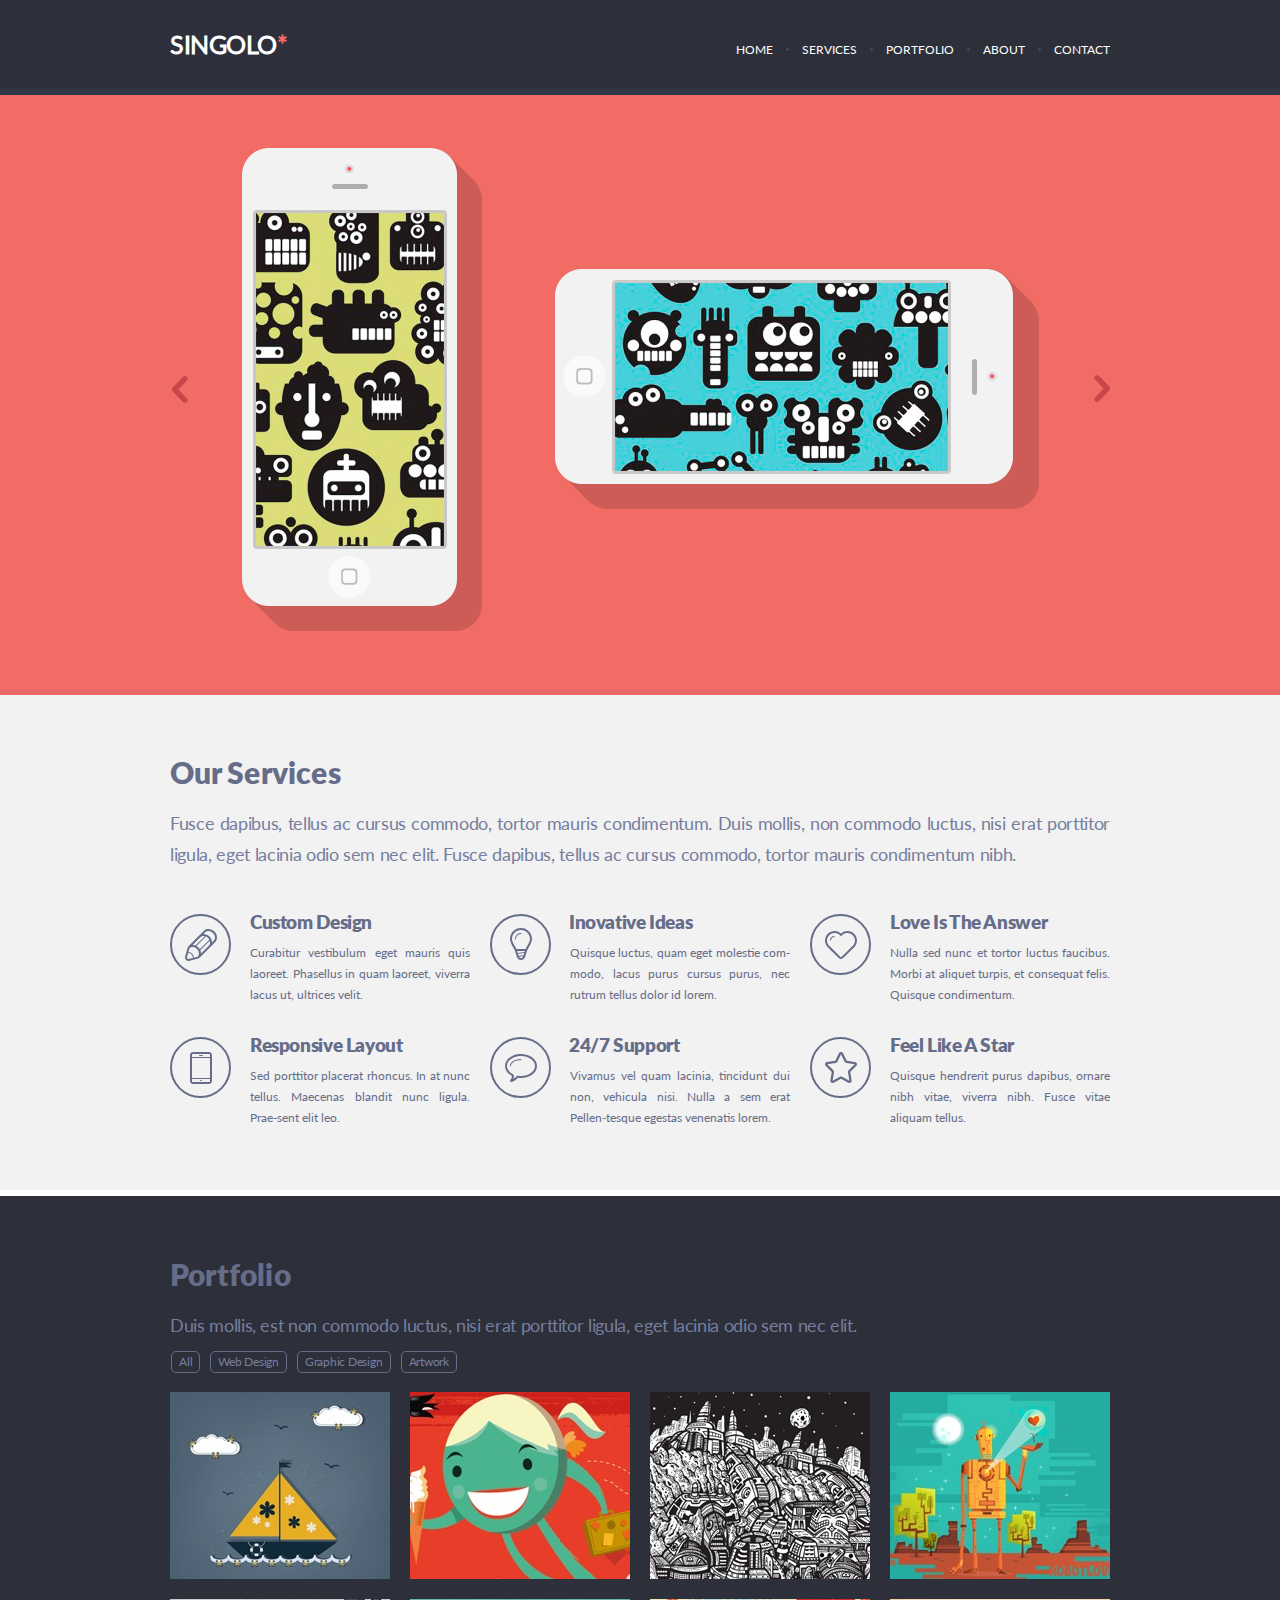
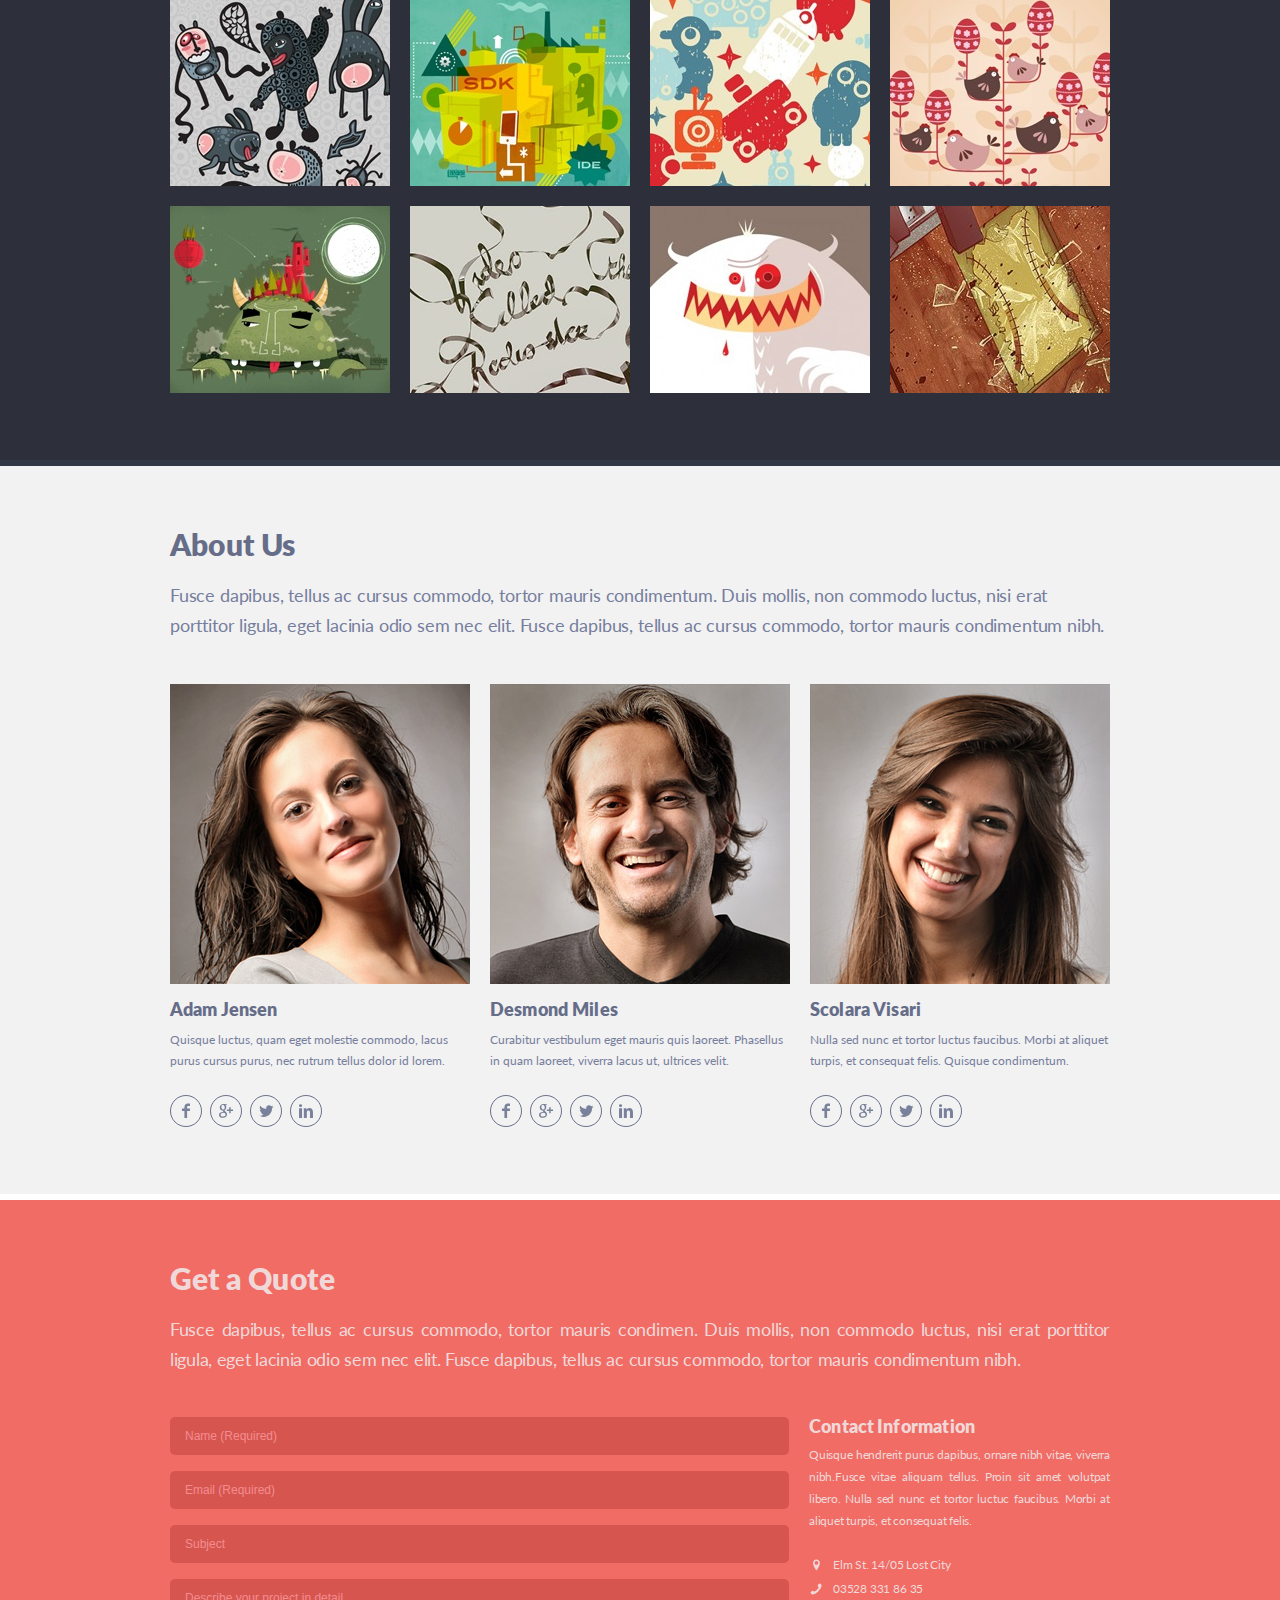
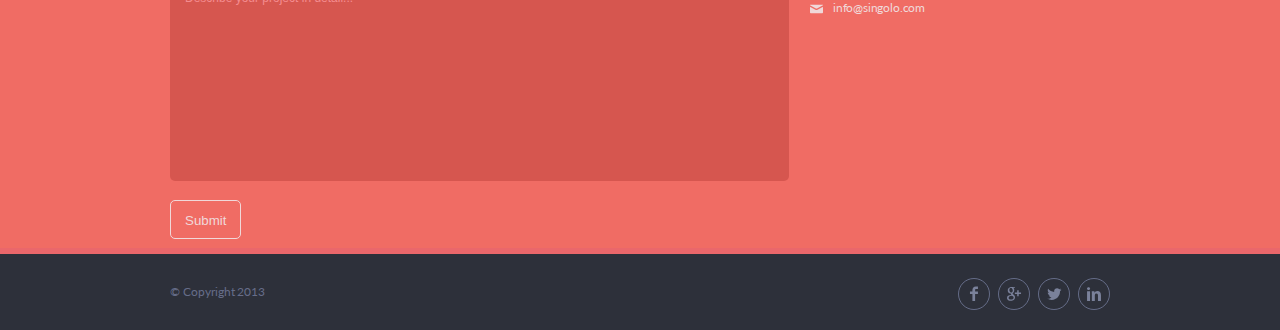
<file: index.html>
<!DOCTYPE html>
<html lang="en">
<head>
    <meta charset="UTF-8">
    <meta name="viewport" content="width=device-width, initial-scale=1.0">
    <link rel="stylesheet" href="index.css">
    <title>Singolo</title>
</head>
<body>
    <header class="header">
        <div class="wrapper">
            <div class="header__wrapper">
                <h1 class="logo">singolo<span>*</span></h1>
                <nav class="heder__navigation">
                    <ul class="navigation">
                        <li class="li">home</li>
                        <li class="li">services</li>
                        <li class="li">portfolio</li>
                        <li class="li">about</li>
                        <li class="li">contact</li>
                    </ul>
                </nav>
            </div>
        </div>
    </header>
    <div class="slider">
        <div class="wrapper">
            <div class="slider__content">
                <div class="arrow">
                    <div class="left">
                        <img src="assets/img/slider_arrow.svg" alt="left">
                    </div>
                </div>
                <div class="iPhone_vertical">
                    <img src="assets/img/iPhone_vertical.png">
                   <!-- <img src="assets/img/vertical_b.png">-->
                </div>
                <div class="iPhone_horizontal">
                    <img src="assets/img/iPhone_horizontal.png">
                </div>
                <div class="arrow">
                    <div class="rigth">
                        <img src="assets/img/slider_arrow.svg" alt="rigth">
                    </div>
                </div>
            </div>
        </div>
    </div>
    <section class="services">
        <div class="wrapper">
            <h2 class="services_text">Our Services</h2>
            <p class="services_description">Fusce dapibus, tellus ac cursus commodo, tortor mauris condimentum. Duis mollis, non commodo luctus, nisi erat porttitor ligula, eget lacinia odio sem nec elit. Fusce dapibus, tellus ac cursus commodo, tortor mauris condimentum nibh.</p>
            <div class="layout-3-column">
                <!--<div class="block">-->
                    <div class="block__icon">
                        <span class="icon-circle">
                            <img class="icon__pen" src="assets/img/pen.svg" alt="pen">
                        </span>
                        <h3>Custom Design</h3>
                        <p>Curabitur vestibulum eget mauris quis laoreet. Phasellus in quam laoreet, viverra lacus ut, ultrices velit.</p>
                    </div>
                    <div class="block__icon">
                        <span class="icon-circle">
                            <img class="icon__lightbulb" src="assets/img/lightbulb.svg" alt="bulb">
                        </span>
                        <h3>Inovative Ideas</h3>
                        <p>Quisque luctus, quam eget molestie com-modo, lacus purus cursus purus, nec rutrum tellus dolor id lorem.</p>
                    </div>
                    <div class="block__icon">
                        <span class="icon-circle">
                            <img class="icon__heart" src="assets/img/heart.svg" alt="heart">
                        </span>
                        <h3>Love Is The Answer</h3>
                        <p>Nulla sed nunc et tortor luctus faucibus. Morbi at aliquet turpis, et consequat felis. Quisque condimentum.</p>
                    </div>
                    <div class="block__icon">
                        <span class="icon-circle">
                            <img class="icon__phone" src="assets/img/phone.svg" alt="phone">
                        </span>
                        <h3>Responsive Layout</h3>
                        <p>Sed porttitor placerat rhoncus. In at nunc tellus. Maecenas blandit nunc ligula. Prae-sent elit leo.</p>
                    </div>
                    <div class="block__icon">
                        <span class="icon-circle">
                            <img class="icon__bubble" src="assets/img/bubble.svg" alt="bubble">
                        </span>
                        <h3>24/7 Support</h3>
                        <p>Vivamus vel quam lacinia, tincidunt dui non, vehicula nisi. Nulla a sem erat Pellen-tesque egestas venenatis lorem.</p>
                    </div>
                    <div class="block__icon">
                        <span class="icon-circle">
                            <img class="icon__star" src="assets/img/star.svg" alt="star" />
                        </span>
                        <h3>Feel Like A Star</h3>
                        <p>Quisque hendrerit purus dapibus, ornare nibh vitae, viverra nibh. Fusce vitae aliquam tellus.</p>
                    </div>
                <!--</div>-->
            </div>
        </div>
    </section>
    <div class="portfolio">
        <div class="wrapper">
            <h2 class="portfolio-title">Portfolio</h2>
            <p class="portfolio__text">Duis mollis, est non commodo luctus, nisi erat porttitor ligula, eget lacinia odio sem nec elit.</p>
            <div class="portfolio__tags tags">
                <span class="tag tag_bordered">All</span>
                <span class="tag tag_bordered">Web Design</span>
                <span class="tag tag_bordered">Graphic Design</span>
                <span class="tag tag_bordered">Artwork</span>
            </div>
            <ul class="portfolio__project">
                <li class="portfolio__project-img">
                    <img src="assets/img/portfolio-1.jpg">
                </li>
                <li class="portfolio__project-img">
                    <img src="assets/img/portfolio-2.jpg">
                </li>
                <li class="portfolio__project-img">
                    <img src="assets/img/portfolio-3.jpg">
                </li>
                <li class="portfolio__project-img">
                    <img src="assets/img/portfolio-4.jpg">
                </li>
                <li class="portfolio__project-img">
                    <img src="assets/img/portfolio-5.jpg">
                </li>
                <li class="portfolio__project-img">
                    <img src="assets/img/portfolio-6.jpg">
                </li>
                <li class="portfolio__project-img">
                    <img src="assets/img/portfolio-7.jpg">
                </li>
                <li class="portfolio__project-img">
                    <img src="assets/img/portfolio-8.jpg">
                </li>
                <li class="portfolio__project-img">
                    <img src="assets/img/portfolio-9.jpg">
                </li>
                <li class="portfolio__project-img">
                    <img src="assets/img/portfolio-10.jpg">
                </li>
                <li class="portfolio__project-img">
                    <img src="assets/img/portfolio-11.jpg">
                </li>
                <li class="portfolio__project-img">
                    <img src="assets/img/portfolio-12.jpg">
                </li>
            </ul>

        </div>
    </div>
    <div class="about-us">
        <div class="wrapper">
            <h2 class="portfolio-title">About Us</h2>
            <p class="about-us__text">Fusce dapibus, tellus ac cursus commodo, tortor mauris condimentum. Duis mollis, non commodo luctus, nisi erat porttitor ligula, eget lacinia odio sem nec elit. Fusce dapibus, tellus ac cursus commodo, tortor mauris condimentum nibh.</p>
            <div class="about-us__layout-3-column">
                <div class="card">
                    <img src="assets/img/Adam.png" alt="Adam Jensen">
                    <h3 class="card__name">Adam Jensen</h3>
                    <p class="card__text">Quisque luctus, quam eget molestie commodo, 
                        lacus purus cursus purus, nec rutrum tellus dolor id lorem.</p>
                    <ul class="social-media">
                        <li class="social-icon"><a href="#"><img src="assets/img/facebook.svg" alt="Facebook"></a></li>
                        <li class="social-icon"><a href="#"><img src="assets/img/google.svg" alt="Google"></a></li>
                        <li class="social-icon"><a href="#"><img src="assets/img/twitter.svg" alt="Twitter"></a></li>
                        <li class="social-icon"><a href="#"><img src="assets/img/linkedIn.svg" alt="LinkedIn"></a></li>
                    </ul>
                </div>
                <div class="card">
                    <img src="assets/img/Desmond.png" alt="Desmond Miles">
                    <h3 class="card__name">Desmond Miles</h3>
                    <p class="card__text">Curabitur vestibulum eget mauris quis laoreet. 
                        Phasellus in quam laoreet, viverra lacus ut, ultrices velit.</p>
                    <ul class="social-media">
                        <li class="social-icon"><a href="#"><img src="assets/img/facebook.svg" alt="Facebook"></a></li>
                        <li class="social-icon"><a href="#"><img src="assets/img/google.svg" alt="Google"></a></li>
                        <li class="social-icon"><a href="#"><img src="assets/img/twitter.svg" alt="Twitter"></a></li>
                        <li class="social-icon"><a href="#"><img src="assets/img/linkedIn.svg" alt="LinkedIn"></a></li>
                    </ul>
                </div>
                <div class="card">
                    <img src="assets/img/Scolara.png" alt="Scolara Visari">
                    <h3 class="card__name">Scolara Visari</h3>
                    <p class="card__text">Nulla sed nunc et tortor luctus faucibus. 
                        Morbi at aliquet turpis, et consequat felis. Quisque condimentum.</p>
                    <ul class="social-media">
                        <li class="social-icon"><a href="#"><img src="assets/img/facebook.svg" alt="Facebook"></a></li>
                        <li class="social-icon"><a href="#"><img src="assets/img/google.svg" alt="Google"></a></li>
                        <li class="social-icon"><a href="#"><img src="assets/img/twitter.svg" alt="Twitter"></a></li>
                        <li class="social-icon"><a href="#"><img src="assets/img/linkedIn.svg" alt="LinkedIn"></a></li>
                    </ul>
                </div>
            </div>
        </div>
    </div>
    <div class="contact">
        <div class="wrapper">
            <h2>Get a Quote</h2>
            <p class="contact-text">Fusce dapibus, tellus ac cursus commodo, tortor mauris condimen. Duis mollis, non commodo luctus, nisi erat porttitor ligula, eget lacinia odio sem nec elit. Fusce dapibus, tellus ac cursus commodo, tortor mauris condimentum nibh.</p>
            <div class="contact__content">
                <div class="contact__form">
                    <form class="form" action="#" method="POST">
                        <input class="input-text" type="text" name="name" placeholder="Name (Required)" required="">
                        <input class="input-text" type="email" name="email" placeholder="Email (Required)" required="">
                        <input class="input-text" type="text" name="subject" placeholder="Subject">
                        <textarea class="input-text input-text--textarea" name="details" cols="30" rows="10" placeholder="Describe your project in detail..."></textarea>
                        <input class="sabmit" type="submit" value="Submit">
                      </form>
                </div>
                <div class="contact__info">
                    <h4 class="contact__info-title">Contact Information</h4>
                    <p class="contact__info-text">Quisque hendrerit purus dapibus, ornare nibh vitae, viverra nibh.Fusce vitae aliquam tellus. Proin sit amet volutpat libero. Nulla sed nunc et tortor luctuc faucibus. Morbi at aliquet turpis, et consequat felis.</p>
                    <p class="address">Elm St. 14/05 Lost City</p>
                    <a class="phone" href="tel:035283318635">03528 331 86 35</a><br>
                    <a class="email" href="mailto:info@singolo.com">info@singolo.com</a>
                </div>
            </div>
        </div>
    </div>
    <footer class="footer">
        <div class="wrapper">
            <div class="footer__wrapper">
            <div class="copyright">© Copyright 2013</div>
            
                <ul class="social-media">
                    <li class="social-icon"><a href="#"><img src="assets/img/facebook.svg" alt="Facebook"></a></li>
                    <li class="social-icon"><a href="#"><img src="assets/img/google.svg" alt="Google"></a></li>
                    <li class="social-icon"><a href="#"><img src="assets/img/twitter.svg" alt="Twitter"></a></li>
                    <li class="social-icon"><a href="#"><img src="assets/img/linkedIn.svg" alt="LinkedIn"></a></li>
                </ul>
            
        </div>
    </footer> 
</body>
</html>
</file>
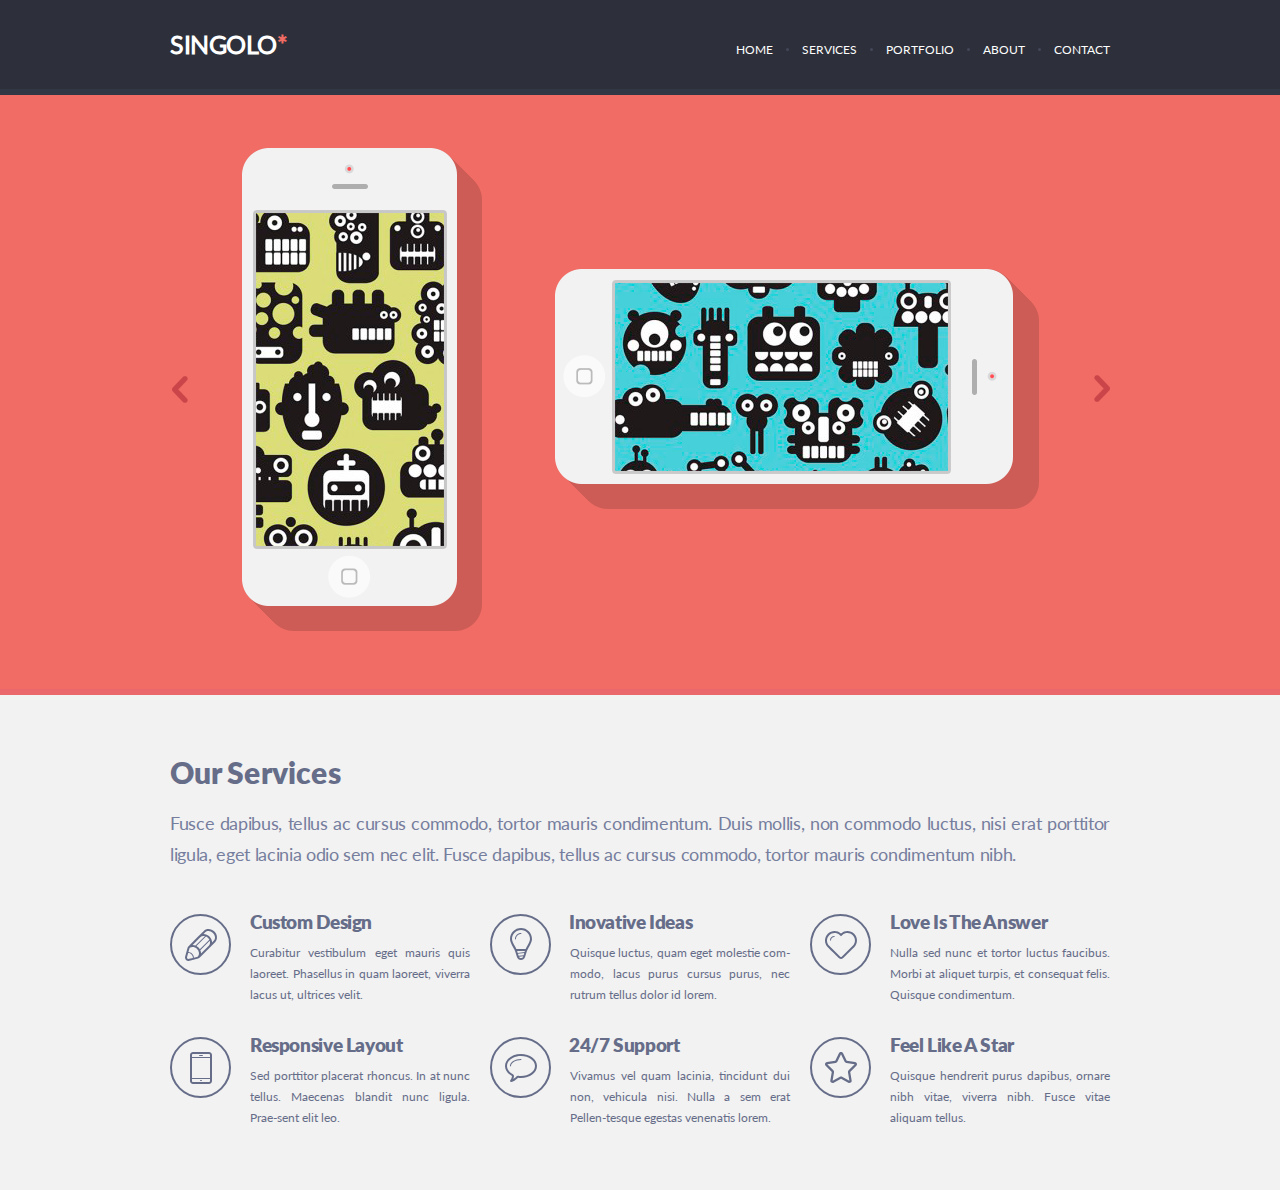
<file: singolo1.html>
<!DOCTYPE html>
<html lang="en">
<head>
    <meta charset="UTF-8">
    <meta name="viewport" content="width=device-width, initial-scale=1.0">
    <link rel="stylesheet" href="singolo1.css">
    <title>Singolo1</title>
</head>
<body>
    <header class="header">
        <div class="wrapper">
            <div class="header__wrapper">
                <h1 class="logo">singolo<span>*</span></h1>
                <nav class="heder__navigation">
                    <ul class="navigation">
                        <li class="li">home</li>
                        <li class="li">services</li>
                        <li class="li">portfolio</li>
                        <li class="li">about</li>
                        <li class="li">contact</li>
                    </ul>
                </nav>
            </div>
        </div>
    </header>
    <div class="slider">
        <div class="wrapper">
            <div class="slider__content">
                <div class="arrow">
                    <div class="left">
                        <img src="assets/img/slider_arrow.svg" alt="left">
                    </div>
                </div>
                <div class="iPhone_vertical">
                    <img src="assets/img/iPhone_vertical.png">
                   <!-- <img src="assets/img/vertical_b.png">-->
                </div>
                <div class="iPhone_horizontal">
                    <img src="assets/img/iPhone_horizontal.png">
                </div>
                <div class="arrow">
                    <div class="rigth">
                        <img src="assets/img/slider_arrow.svg" alt="rigth">
                    </div>
                </div>
            </div>
        </div>
    </div>
    <section class="services">
        <div class="wrapper">
            <h2>Our Services</h2>
            <p class="services_description">Fusce dapibus, tellus ac cursus commodo, tortor mauris condimentum. Duis mollis, non commodo luctus, nisi erat porttitor ligula, eget lacinia odio sem nec elit. Fusce dapibus, tellus ac cursus commodo, tortor mauris condimentum nibh.</p>
            <div class="layout-3-column">
                <!--<div class="block">-->
                    <div class="block__icon">
                        <span class="icon-circle">
                            <img class="icon__pen" src="assets/img/pen.svg" alt="pen">
                        </span>
                        <h3>Custom Design</h3>
                        <p>Curabitur vestibulum eget mauris quis laoreet. Phasellus in quam laoreet, viverra lacus ut, ultrices velit.</p>
                    </div>
                    <div class="block__icon">
                        <span class="icon-circle">
                            <img class="icon__lightbulb" src="assets/img/lightbulb.svg" alt="bulb">
                        </span>
                        <h3>Inovative Ideas</h3>
                        <p>Quisque luctus, quam eget molestie com-modo, lacus purus cursus purus, nec rutrum tellus dolor id lorem.</p>
                    </div>
                    <div class="block__icon">
                        <span class="icon-circle">
                            <img class="icon__heart" src="assets/img/heart.svg" alt="heart">
                        </span>
                        <h3>Love Is The Answer</h3>
                        <p>Nulla sed nunc et tortor luctus faucibus. Morbi at aliquet turpis, et consequat felis. Quisque condimentum.</p>
                    </div>
                    <div class="block__icon">
                        <span class="icon-circle">
                            <img class="icon__phone" src="assets/img/phone.svg" alt="phone">
                        </span>
                        <h3>Responsive Layout</h3>
                        <p>Sed porttitor placerat rhoncus. In at nunc tellus. Maecenas blandit nunc ligula. Prae-sent elit leo.</p>
                    </div>
                    <div class="block__icon">
                        <span class="icon-circle">
                            <img class="icon__bubble" src="assets/img/bubble.svg" alt="bubble">
                        </span>
                        <h3>24/7 Support</h3>
                        <p>Vivamus vel quam lacinia, tincidunt dui non, vehicula nisi. Nulla a sem erat Pellen-tesque egestas venenatis lorem.</p>
                    </div>
                    <div class="block__icon">
                        <span class="icon-circle">
                            <img class="icon__star" src="assets/img/star.svg" alt="star" />
                        </span>
                        <h3>Feel Like A Star</h3>
                        <p>Quisque hendrerit purus dapibus, ornare nibh vitae, viverra nibh. Fusce vitae aliquam tellus.</p>
                    </div>
                <!--</div>-->
            </div>
        </div>
    </section>
    
</body>
</html>
</file>
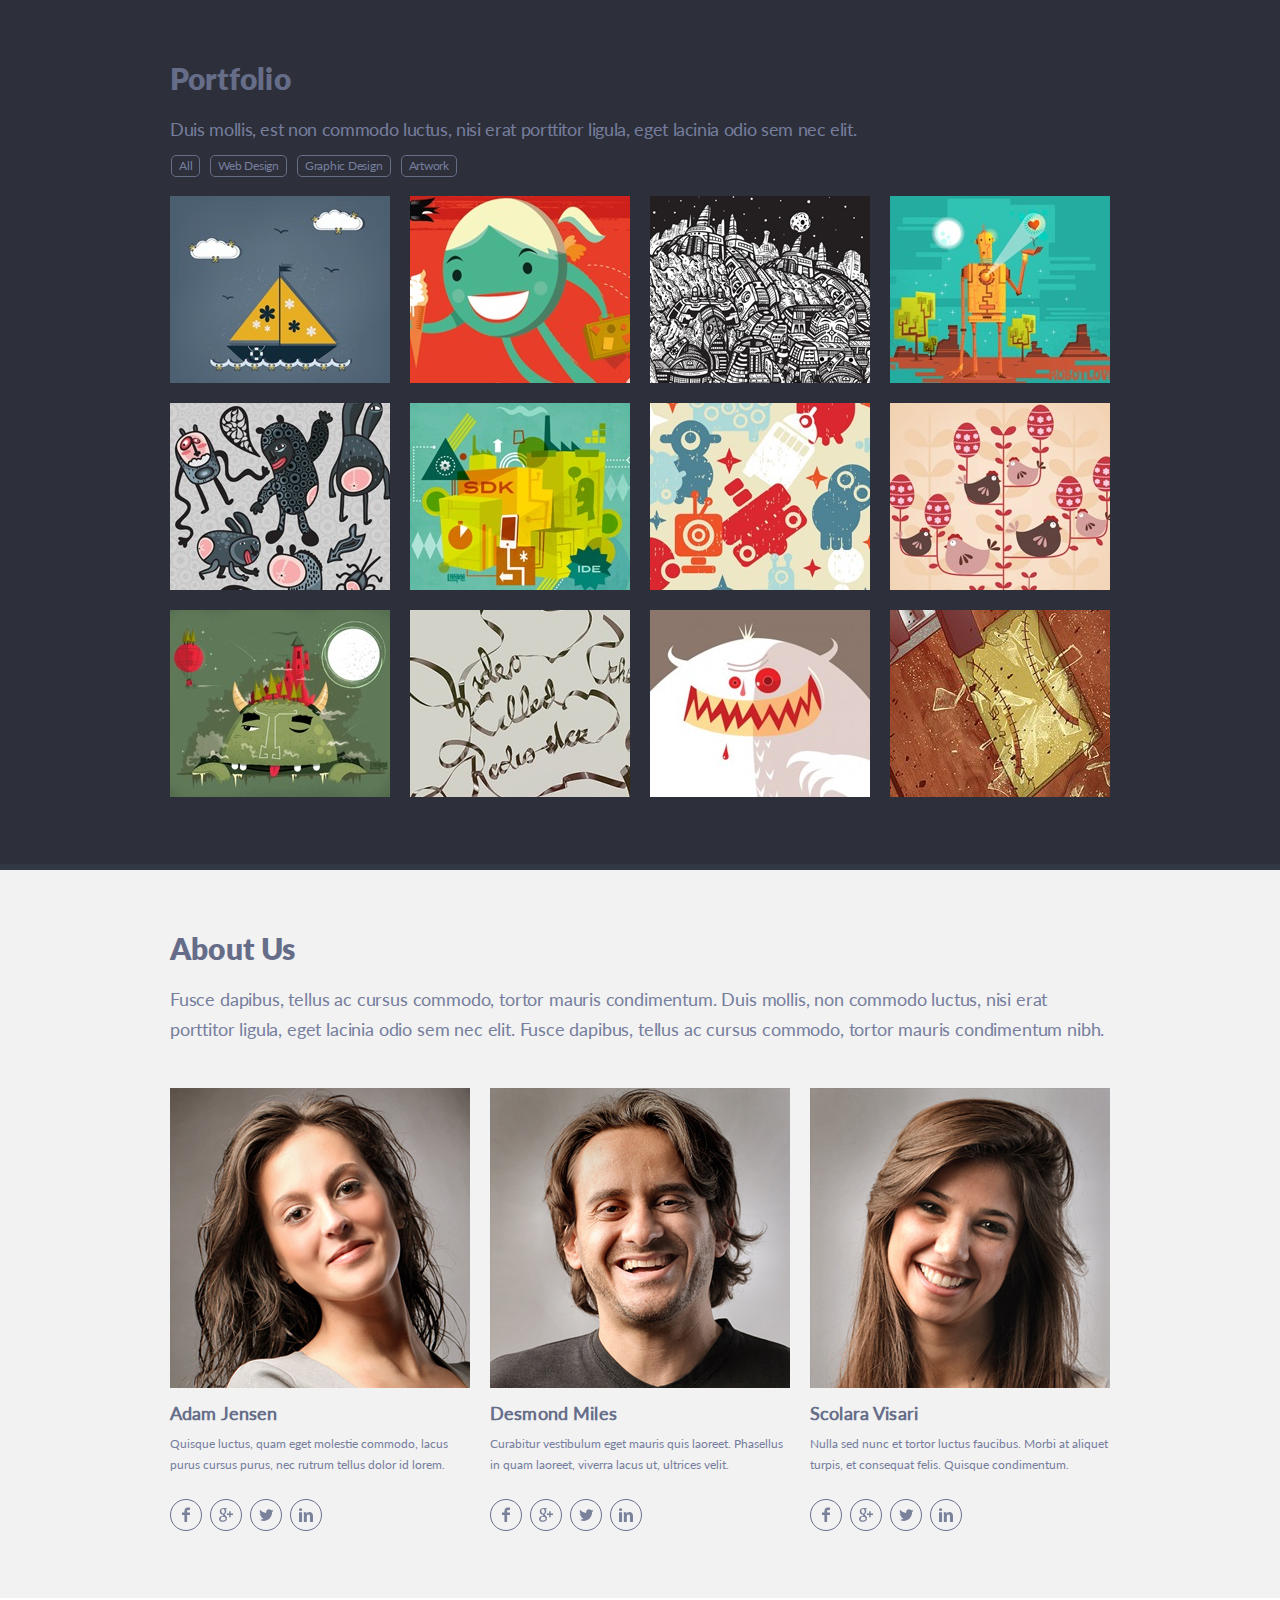
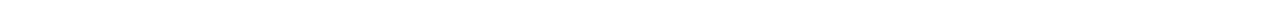
<file: singolo2.html>
<!DOCTYPE html>
<html lang="en">
<head>
    <meta charset="UTF-8">
    <meta name="viewport" content="width=device-width, initial-scale=1.0">
    <link rel="stylesheet" href="singolo2.css">
    <title>Singolo2</title>
</head>
<body>
    <div class="portfolio">
        <div class="wrapper">
            <h2>Portfolio</h2>
            <p class="portfolio__text">Duis mollis, est non commodo luctus, nisi erat porttitor ligula, eget lacinia odio sem nec elit.</p>
            <div class="portfolio__tags tags">
                <span class="tag tag_bordered">All</span>
                <span class="tag tag_bordered">Web Design</span>
                <span class="tag tag_bordered">Graphic Design</span>
                <span class="tag tag_bordered">Artwork</span>
            </div>
            <ul class="portfolio__project">
                <li class="portfolio__project-img">
                    <img src="assets/img/portfolio-1.jpg">
                </li>
                <li class="portfolio__project-img">
                    <img src="assets/img/portfolio-2.jpg">
                </li>
                <li class="portfolio__project-img">
                    <img src="assets/img/portfolio-3.jpg">
                </li>
                <li class="portfolio__project-img">
                    <img src="assets/img/portfolio-4.jpg">
                </li>
                <li class="portfolio__project-img">
                    <img src="assets/img/portfolio-5.jpg">
                </li>
                <li class="portfolio__project-img">
                    <img src="assets/img/portfolio-6.jpg">
                </li>
                <li class="portfolio__project-img">
                    <img src="assets/img/portfolio-7.jpg">
                </li>
                <li class="portfolio__project-img">
                    <img src="assets/img/portfolio-8.jpg">
                </li>
                <li class="portfolio__project-img">
                    <img src="assets/img/portfolio-9.jpg">
                </li>
                <li class="portfolio__project-img">
                    <img src="assets/img/portfolio-10.jpg">
                </li>
                <li class="portfolio__project-img">
                    <img src="assets/img/portfolio-11.jpg">
                </li>
                <li class="portfolio__project-img">
                    <img src="assets/img/portfolio-12.jpg">
                </li>
            </ul>

        </div>
    </div>
    <div class="about-us">
        <div class="wrapper">
            <h2 class="about-us__title">About Us</h2>
            <p class="about-us__text">Fusce dapibus, tellus ac cursus commodo, tortor mauris condimentum. Duis mollis, non commodo luctus, nisi erat porttitor ligula, eget lacinia odio sem nec elit. Fusce dapibus, tellus ac cursus commodo, tortor mauris condimentum nibh.</p>
            <div class="layout-3-column">
                <div class="card">
                    <img src="assets/img/Adam.png" alt="Adam Jensen">
                    <h3 class="card__name">Adam Jensen</h3>
                    <p class="card__text">Quisque luctus, quam eget molestie commodo, 
                        lacus purus cursus purus, nec rutrum tellus dolor id lorem.</p>
                    <ul class="social-media">
                        <li class="social-icon"><a href="#"><img src="assets/img/facebook.svg" alt="Facebook"></a></li>
                        <li class="social-icon"><a href="#"><img src="assets/img/google.svg" alt="Google"></a></li>
                        <li class="social-icon"><a href="#"><img src="assets/img/twitter.svg" alt="Twitter"></a></li>
                        <li class="social-icon"><a href="#"><img src="assets/img/linkedIn.svg" alt="LinkedIn"></a></li>
                    </ul>
                </div>
                <div class="card">
                    <img src="assets/img/Desmond.png" alt="Desmond Miles">
                    <h3 class="card__name">Desmond Miles</h3>
                    <p class="card__text">Curabitur vestibulum eget mauris quis laoreet. 
                        Phasellus in quam laoreet, viverra lacus ut, ultrices velit.</p>
                    <ul class="social-media">
                        <li class="social-icon"><a href="#"><img src="assets/img/facebook.svg" alt="Facebook"></a></li>
                        <li class="social-icon"><a href="#"><img src="assets/img/google.svg" alt="Google"></a></li>
                        <li class="social-icon"><a href="#"><img src="assets/img/twitter.svg" alt="Twitter"></a></li>
                        <li class="social-icon"><a href="#"><img src="assets/img/linkedIn.svg" alt="LinkedIn"></a></li>
                    </ul>
                </div>
                <div class="card">
                    <img src="assets/img/Scolara.png" alt="Scolara Visari">
                    <h3 class="card__name">Scolara Visari</h3>
                    <p class="card__text">Nulla sed nunc et tortor luctus faucibus. 
                        Morbi at aliquet turpis, et consequat felis. Quisque condimentum.</p>
                    <ul class="social-media">
                        <li class="social-icon"><a href="#"><img src="assets/img/facebook.svg" alt="Facebook"></a></li>
                        <li class="social-icon"><a href="#"><img src="assets/img/google.svg" alt="Google"></a></li>
                        <li class="social-icon"><a href="#"><img src="assets/img/twitter.svg" alt="Twitter"></a></li>
                        <li class="social-icon"><a href="#"><img src="assets/img/linkedIn.svg" alt="LinkedIn"></a></li>
                    </ul>
                </div>
            </div>
        </div>
    </div>
    
</body>
</html>
</file>
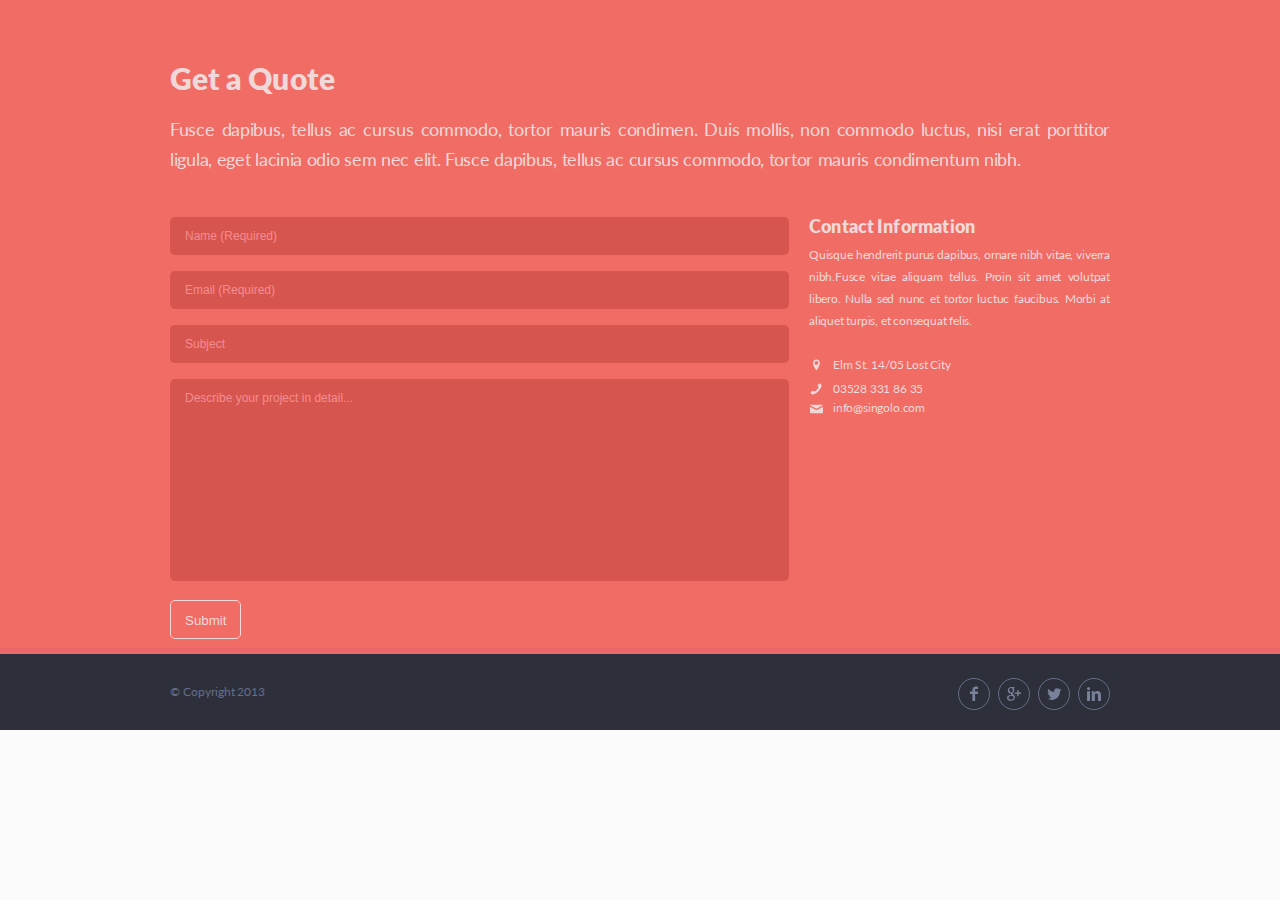
<file: singolo3.html>
<!DOCTYPE html>
<html lang="en">
<head>
    <meta charset="UTF-8">
    <meta name="viewport" content="width=device-width, initial-scale=1.0">
    <link rel="stylesheet" href="singolo3.css">
    <title>Singolo3</title>
</head>
<body>
    <div class="contact">
        <div class="wrapper">
            <h2>Get a Quote</h2>
            <p class="contact-text">Fusce dapibus, tellus ac cursus commodo, tortor mauris condimen. Duis mollis, non commodo luctus, nisi erat porttitor ligula, eget lacinia odio sem nec elit. Fusce dapibus, tellus ac cursus commodo, tortor mauris condimentum nibh.</p>
            <div class="contact__content">
                <div class="contact__form">
                    <form class="form" action="#" method="POST">
                        <input class="input-text" type="text" name="name" placeholder="Name (Required)" required="">
                        <input class="input-text" type="email" name="email" placeholder="Email (Required)" required="">
                        <input class="input-text" type="text" name="subject" placeholder="Subject">
                        <textarea class="input-text input-text--textarea" name="details" cols="30" rows="10" placeholder="Describe your project in detail..."></textarea>
                        <input class="sabmit" type="submit" value="Submit">
                      </form>
                </div>
                <div class="contact__info">
                    <h4 class="contact__info-title">Contact Information</h4>
                    <p class="contact__info-text">Quisque hendrerit purus dapibus, ornare nibh vitae, viverra nibh.Fusce vitae aliquam tellus. Proin sit amet volutpat libero. Nulla sed nunc et tortor luctuc faucibus. Morbi at aliquet turpis, et consequat felis.</p>
                    <p class="address">Elm St. 14/05 Lost City</p>
                    <a class="phone" href="tel:035283318635">03528 331 86 35</a>
                    <br>
                    <a class="email" href="mailto:info@singolo.com">info@singolo.com</a>
                </div>
            </div>
        </div>
    </div>
    <footer class="footer">
        <div class="wrapper">
            <div class="footer__wrapper">
            <div class="copyright">© Copyright 2013</div>
            
                <ul class="social-media">
                    <li class="social-icon"><a href="#"><img src="assets/img/facebook.svg" alt="Facebook"></a></li>
                    <li class="social-icon"><a href="#"><img src="assets/img/google.svg" alt="Google"></a></li>
                    <li class="social-icon"><a href="#"><img src="assets/img/twitter.svg" alt="Twitter"></a></li>
                    <li class="social-icon"><a href="#"><img src="assets/img/linkedIn.svg" alt="LinkedIn"></a></li>
                </ul>
            
        </div>
    </footer> 
    
</body>
</html>
</file>
<file: index.css>
@font-face {
    font-family: 'Lato Black';
    src: url('assets/fonts/Lato-Black.ttf') format('truetype');
    font-weight: normal;
    font-style: normal;
    }

@font-face {
    font-family: 'Lato Regular';
    src: url('assets/fonts/Lato-Regular.ttf') format('truetype');
    font-weight: normal;
    font-style: normal;
    }
html {
    font-size: 10px;
}
    
body {
    margin: 0;
    font-family: 'Lato Regular', Verdana, sans-serif;
    font-size: 1.6rem;
    background-color: #fbfbfb;
}
    
.header {
    width: 100%;
    height: 89px;
    background-color: #2d303a;
    border-bottom: 6px solid #323746;
}
.wrapper {
    width: 940px;
    height: 100%;
    margin: 0 auto;
    padding: 0 40px;
}
.header__wrapper {
    display: flex;
    justify-content: space-between;
    align-items: center;
}
.navigation {
    display: flex;
}
/*.heder__navigation {
    display: flex;
}*/
.logo {
    text-transform: uppercase;
    font-weight: 700;
    font-size: 25px;
    color: #ffffff;
    letter-spacing: -0.02em;
    padding-top: 12px;
}
.logo span {
    color: #f06c64;
}
.navigation li {
    text-transform: uppercase;
    font-size: 12px;
    margin-right: 29px;
    color: #ffffff;
    padding-top: 23px;
    /*letter-spacing: -0.05rem;*/
}
.li {
    position: relative;
}
li:hover {
    cursor: pointer;
    color: #f06c64;
}
.li:not(:last-child)::after {
    content: "";
    background-color: #434759;
    width: 3px;
    height: 3px;
    border-radius: 50%;
    position: absolute;
    top: 29px;
    right: -16px;
}
ul {
    list-style: none;
  }
  .navigation li:last-child {
    margin-right: 0;
}

/*slider*/

.slider {
    height: 594px;
    background-color: #f06c64;
    border-bottom: solid 6px #ea676b;
}
.slider__content {
    display: flex;
}
.arrow {
    display: flex;
    justify-content: space-between;
    }
.arrow img:hover {
    cursor: pointer;
    color: #5a211e;
}    
.left {
    padding-top: 281px;
    padding-left: 2px;
}
.rigth {
    transform: rotate(180deg);
    padding-top: 232px;
    padding-right: 55px;
}

.iPhone_vertical {
   padding-top: 53px;
   padding-left: 54px;
}
.iPhone_horizontal {
    padding-top: 174px;
    padding-left: 73px;
 }
 .services_text {
    font-weight: 900;
    font-size: 30px;
    letter-spacing: 0.02rem;
    padding-top: 59px;
    color: #666d89;
    word-spacing: -1.5px;
    margin: 0 0 25px 0;
    font-family: 'Lato Black', Verdana, sans-serif;
 }
 .services_description {
    font-size: 18px;
    font-weight: 300;
    color: #767e9e;
    line-height: 31px;
    text-align: justify;
    letter-spacing: -0.034rem;
    margin-top: -7px;
}
.layout-3-column {
    display: flex;
    flex-wrap: wrap;
    justify-content: space-between;
}
.services {
    height: 495px;
    background-color: #f2f2f2;
    border-bottom: solid 6px #fff;
}
.block__icon {
    height: 123px;
    width: 300px;
    display: flex;
    flex-wrap: wrap;
}
h3 {
    margin-top: 23px;
    padding-left: 18px;
    color: #666d89;
    font-family: 'Lato Black', Verdana, sans-serif;
    letter-spacing: -0.038rem;
}
.icon-circle {
    padding-top: 26px;
}
.block__icon p {
    width: 220px;
    position: absolute;
    font-size: 12px;
    color: #666d89;
    text-align: justify;
    margin-top: 54px;
    margin-left: 80px;
    line-height: 21px;
}
.portfolio-title {
    font-weight: 900;
    font-size: 30px;
    letter-spacing: 0.02rem;
    padding-top: 60px;
    color: #666d89;
    word-spacing: -1.5px;
    margin: auto;
    font-family: 'Lato Black', Verdana, sans-serif;
 }
 .portfolio__text {
    font-size: 18px;
    line-height: 30px;
    color: #767e9e;
    letter-spacing: -0.035rem;
    margin-bottom: 0px;
 }
 .portfolio {
    height: 864px;
    background-color: #2d303a;
    border-bottom: solid 6px #323746;
 }
 .portfolio__tags {
     display: flex;
 }
 .tag_bordered {
    font-size: 12px;
    line-height: 14px;
    color: #767e9e;
    border: 1px solid #666d89;
    border-radius: 5px;
    cursor: pointer;
    margin: 11px 9px 0px 1px;
    padding: 3px 7px 3px 7px;
    letter-spacing: -0.024rem;
 }
 .tag_bordered:hover {
     color: white;
     border-color: white;
 }
 .portfolio__project {
     display: flex;
     flex-wrap: wrap;
     justify-content: space-between;
     padding: 0;
     margin: 0;
 }
 .portfolio__project-img {
     list-style: none;
     margin: 19px 0 -2px 0;
 }
 .portfolio__project-img:nth-child(1n+13){
     display: none;
 }
 .about-us {
    height: 728px;
    background-color: #f2f2f2;
    border-bottom: solid 6px #ffffff;
 }
 .about-us__text {
    font-size: 18px;
    line-height: 30px;
    color: #767e9e;
    letter-spacing: -0.017rem;
    margin-bottom: 0px;
 }
 .about-us__layout-3-column {
     display: flex;
     flex-wrap: wrap;
     justify-content: space-between;
     margin-top: 44px;
 }
 .card {
    flex-basis: 300px;
 }
.card__name {
    margin-top: 11px;
    margin-bottom: 0px;
    font-size: 18px;
    color: #666d89;
    letter-spacing: 0.015rem;
    padding: 0;
 }
 .card__text {
    font-size: 12px;
    line-height: 21px;
    color: #767e9e;
    margin-top: 9px;
 }
 .social-media {
    display: flex;
    justify-content: space-between;
    padding-left: 0;
    margin-top: 24px;
    width: 152px;
 }
 .social-icon {
    list-style: none;
    cursor: pointer;
 }
 .contact {
    height: 648px;
    background-color: #f06c64;
    border-bottom: solid 6px #ea676b;
}
h2 {
    font-weight: 900;
    font-size: 30px;
    letter-spacing: 0.02rem;
    padding-top: 60px;
    color: #f0d8d9;
    word-spacing: -1.5px;
    margin: auto;
    font-family: 'Lato Black', Verdana, sans-serif;
 }
.contact-text {
    font-size: 18px;
    line-height: 30px;
    color: #f0d8d9;
    letter-spacing: -0.03rem;
    margin-bottom: 0px;
    text-align: justify;
 }
 .contact__content {
    display: flex;
    justify-content: space-between;
    margin-top: 40px;
 }
 .contact__form {
     margin-top: 3px;
     width: 618px;
 }
.input-text {
  padding: 12px 15px;
  width: 619px;
  box-sizing: border-box;
  margin-bottom: 16px;
  font: normal 12px/14px "Lato", "Arial", sans-serif;
  
  border: none;
  border-radius: 5px;
  background-color: #d6564f;
  color: #f0d8d9;
}
::placeholder {
    color: #f48c8f;
    opacity: 1;
  }
  
textarea {
    padding: 11px 15px 13px 14px;
    resize: none;
    max-height: 202px;
    height: 203px;
  }
  

  .sabmit {
    padding: 12px 14px 10px;
    border-radius: 5px;
    width: initial;
    background-color: transparent;
    color: #f0d8d9;
    border: 1px solid #f0d8d9;

  }
  .sabmit:focus:invalid {
    filter: saturate(1.5);
  }
  .sabmit:hover {
    padding: 13px 15px 11px;
  
    background-color: #f0d8d9;
    color: var(--primary);
    border: none;
  }
h4 {
    font-size: 18px;
    letter-spacing: 0.02rem;
    padding-left: 21px;
    color: #f0d8d9;
    word-spacing: -1.5px;
    margin-top: 1px;
    margin-bottom: 0px;
    font-family: 'Lato Black', Verdana, sans-serif;
}
.contact__info-text {
    margin: 7px 0 0 21px;
    font-size: 12px;
    letter-spacing: -0.02rem;
    line-height: 22px;
    text-align: justify;
    hyphens: manual;
    color: #f0d8d9;
}
.address {
    letter-spacing: -0.016em;
    background: transparent url(assets/img/icon-location.svg) no-repeat 0px center;
    font-size: 12px;
    margin: 25px 0 5px 25px;
    padding-left: 20px;
    color: #f0d8d9;
 }
 .phone {
    letter-spacing: -0.016em;
    background: transparent url(assets/img/icon-phone.svg) no-repeat 0px center;
    font-size: 12px;
    margin: 19px 0 0 22px;
    padding-left: 23px;
    text-decoration: none;
    color: #f0d8d9;  
 }
 .email {
    letter-spacing: -0.016em;
    background: transparent url(assets/img/icon-email.svg) no-repeat 0px center;
    font-size: 12px;
    margin: 0 0 0 22px;
    padding: 1px 0 4px 23px;
    text-decoration: none;
    color: #f0d8d9;  
 }
  footer {
    height: 76px;
    background-color: #2d303a;
    
  }
  .footer__wrapper {
    display: flex;
    justify-content: space-between;
  }
  .copyright {
    font-size: 12px;
    letter-spacing: -0.005rem;
    color: #666d89;
    margin-top: 30px;   
  }
</file>
<file: singolo1.css>
@font-face {
    font-family: 'Lato Black';
    src: url('assets/fonts/Lato-Black.ttf') format('truetype');
    font-weight: normal;
    font-style: normal;
    }

@font-face {
    font-family: 'Lato Regular';
    src: url('assets/fonts/Lato-Regular.ttf') format('truetype');
    font-weight: normal;
    font-style: normal;
    }
html {
    font-size: 10px;
}
    
body {
    margin: 0;
    font-family: 'Lato Regular', Verdana, sans-serif;
    font-size: 1.6rem;
    background-color: #fbfbfb;
}
    
.header {
    width: 100%;
    height: 89px;
    background-color: #2d303a;
    border-bottom: 6px solid #323746;
}
.wrapper {
    width: 940px;
    height: 100%;
    margin: 0 auto;
    padding: 0 40px;
}
.header__wrapper {
    display: flex;
    justify-content: space-between;
    align-items: center;
}
.navigation {
    display: flex;
}
/*.heder__navigation {
    display: flex;
}*/
.logo {
    text-transform: uppercase;
    font-weight: 700;
    font-size: 25px;
    color: #ffffff;
    letter-spacing: -0.02em;
    padding-top: 12px;
}
.logo span {
    color: #f06c64;
}
.navigation li {
    text-transform: uppercase;
    font-size: 12px;
    margin-right: 29px;
    color: #ffffff;
    padding-top: 23px;
    /*letter-spacing: -0.05rem;*/
}
.li {
    position: relative;
}
li:hover {
    cursor: pointer;
    color: #f06c64;
}
.li:not(:last-child)::after {
    content: "";
    background-color: #434759;
    width: 3px;
    height: 3px;
    border-radius: 50%;
    position: absolute;
    top: 29px;
    right: -16px;
}
ul {
    list-style: none;
  }
  .navigation li:last-child {
    margin-right: 0;
}

/*slider*/

.slider {
    height: 594px;
    background-color: #f06c64;
    border-bottom: solid 6px #ea676b;
}
.slider__content {
    display: flex;
}
.arrow {
    display: flex;
    justify-content: space-between;
    }
.arrow img:hover {
    cursor: pointer;
    color: #5a211e;
}    
.left {
    padding-top: 281px;
    padding-left: 2px;
}
.rigth {
    transform: rotate(180deg);
    padding-top: 232px;
    padding-right: 55px;
}

.iPhone_vertical {
   padding-top: 53px;
   padding-left: 54px;
}
.iPhone_horizontal {
    padding-top: 174px;
    padding-left: 73px;
 }
 h2 {
    font-weight: 900;
    font-size: 30px;
    letter-spacing: 0.02rem;
    padding-top: 59px;
    color: #666d89;
    word-spacing: -1.5px;
    margin-top: 0;
    font-family: 'Lato Black', Verdana, sans-serif;
 }
 .services_description {
    font-size: 18px;
    font-weight: 300;
    color: #767e9e;
    line-height: 31px;
    text-align: justify;
    letter-spacing: -0.034rem;
    margin-top: -7px;
}
.layout-3-column {
    display: flex;
    flex-wrap: wrap;
    justify-content: space-between;
}
.services {
    height: 495px;
    background-color: #f2f2f2;
    border-bottom: solid 6px #fff;
}
.block__icon {
    height: 123px;
    width: 300px;
    display: flex;
    flex-wrap: wrap;
}
h3 {
    margin-top: 23px;
    padding-left: 18px;
    color: #666d89;
    font-family: 'Lato Black', Verdana, sans-serif;
    letter-spacing: -0.038rem;
}
.icon-circle {
    padding-top: 26px;
}
.block__icon p {
    width: 220px;
    position: absolute;
    font-size: 12px;
    color: #666d89;
    text-align: justify;
    margin-top: 54px;
    margin-left: 80px;
    line-height: 21px;
}
</file>
<file: singolo2.css>
@font-face {
    font-family: 'Lato Black';
    src: url('assets/fonts/Lato-Black.ttf') format('truetype');
    font-weight: normal;
    font-style: normal;
    }

@font-face {
    font-family: 'Lato Regular';
    src: url('assets/fonts/Lato-Regular.ttf') format('truetype');
    font-weight: normal;
    font-style: normal;
    }
html {
    font-size: 10px;
}
    
body {
    margin: 0;
    font-family: 'Lato Regular', Verdana, sans-serif;
    font-size: 1.6rem;
    background-color: #fbfbfb;
}
.wrapper {
    width: 940px;
    height: 100%;
    margin: 0 auto;
    padding: 0 40px;
}
h2 {
    font-weight: 900;
    font-size: 30px;
    letter-spacing: 0.02rem;
    padding-top: 60px;
    color: #666d89;
    word-spacing: -1.5px;
    margin: auto;
    font-family: 'Lato Black', Verdana, sans-serif;
 }
 .portfolio__text {
    font-size: 18px;
    line-height: 30px;
    color: #767e9e;
    letter-spacing: -0.035rem;
    margin-bottom: 0px;
 }
 .portfolio {
    height: 864px;
    background-color: #2d303a;
    border-bottom: solid 6px #323746;
 }
 .portfolio__tags {
     display: flex;
 }
 .tag_bordered {
    font-size: 12px;
    line-height: 14px;
    color: #767e9e;
    border: 1px solid #666d89;
    border-radius: 5px;
    cursor: pointer;
    margin: 11px 9px 0px 1px;
    padding: 3px 7px 3px 7px;
    letter-spacing: -0.024rem;
 }
 .tag_bordered:hover {
     color: white;
     border-color: white;
 }
 .portfolio__project {
     display: flex;
     flex-wrap: wrap;
     justify-content: space-between;
     padding: 0;
     margin: 0;
 }
 .portfolio__project-img {
     list-style: none;
     margin: 19px 0 -2px 0;
 }
 .portfolio__project-img:nth-child(1n+13){
     display: none;
 }
 .about-us {
    height: 728px;
    background-color: #f2f2f2;
    border-bottom: solid 6px #ffffff;
 }
 .about-us__text {
    font-size: 18px;
    line-height: 30px;
    color: #767e9e;
    letter-spacing: -0.017rem;
    margin-bottom: 0px;
 }
 .layout-3-column {
     display: flex;
     flex-wrap: wrap;
     justify-content: space-between;
     margin-top: 44px;
 }
 .card {
    flex-basis: 300px;
 }
.card__name {
    margin-top: 11px;
    margin-bottom: 0px;
    font-size: 18px;
    color: #666d89;
    letter-spacing: 0.015rem;
 }
 .card__text {
    font-size: 12px;
    line-height: 21px;
    color: #767e9e;
    margin-top: 9px;
 }
 .social-media {
    display: flex;
    justify-content: space-between;
    padding-left: 0;
    margin-top: 24px;
    width: 152px;
 }
 .social-icon {
    list-style: none;
    cursor: pointer;
 }
</file>
<file: singolo3.css>
@font-face {
    font-family: 'Lato Black';
    src: url('assets/fonts/Lato-Black.ttf') format('truetype');
    font-weight: normal;
    font-style: normal;
    }

@font-face {
    font-family: 'Lato Regular';
    src: url('assets/fonts/Lato-Regular.ttf') format('truetype');
    font-weight: normal;
    font-style: normal;
    }
html {
    font-size: 10px;
}
    
body {
    margin: 0;
    font-family: 'Lato Regular', Verdana, sans-serif;
    font-size: 1.6rem;
    background-color: #fbfbfb;
}
.wrapper {
    width: 940px;
    height: 100%;
    margin: 0 auto;
    padding: 0 40px;
}
.contact {
    height: 648px;
    background-color: #f06c64;
    border-bottom: solid 6px #ea676b;
}
h2 {
    font-weight: 900;
    font-size: 30px;
    letter-spacing: 0.02rem;
    padding-top: 60px;
    color: #f0d8d9;
    word-spacing: -1.5px;
    margin: auto;
    font-family: 'Lato Black', Verdana, sans-serif;
 }
.contact-text {
    font-size: 18px;
    line-height: 30px;
    color: #f0d8d9;
    letter-spacing: -0.03rem;
    margin-bottom: 0px;
    text-align: justify;
 }
 .contact__content {
    display: flex;
    justify-content: space-between;
    margin-top: 40px;
 }
 .contact__form {
     margin-top: 3px;
     width: 618px;
 }
.input-text {
  padding: 12px 15px;
  width: 619px;
  box-sizing: border-box;
  margin-bottom: 16px;
  font: normal 12px/14px "Lato", "Arial", sans-serif;
  
  border: none;
  border-radius: 5px;
  background-color: #d6564f;
  color: #f0d8d9;
}
::placeholder {
    color: #f48c8f;
    opacity: 1;
  }
  
textarea {
    padding: 11px 15px 13px 14px;
    resize: none;
    max-height: 202px;
    height: 203px;
  }
  

  .sabmit {
    padding: 12px 14px 10px;
    border-radius: 5px;
    width: initial;
    background-color: transparent;
    color: #f0d8d9;
    border: 1px solid #f0d8d9;

  }
  .sabmit:focus:invalid {
    filter: saturate(1.5);
  }
  .sabmit:hover {
    padding: 13px 15px 11px;
  
    background-color: #f0d8d9;
    color: var(--primary);
    border: none;
  }
h4 {
    font-size: 18px;
    letter-spacing: 0.02rem;
    padding-left: 21px;
    color: #f0d8d9;
    word-spacing: -1.5px;
    margin-top: 1px;
    margin-bottom: 0px;
    font-family: 'Lato Black', Verdana, sans-serif;
}
.contact__info-text {
    margin: 7px 0 0 21px;
    font-size: 12px;
    letter-spacing: -0.02rem;
    line-height: 22px;
    text-align: justify;
    hyphens: manual;
    color: #f0d8d9;
}
.address {
    letter-spacing: -0.016em;
    background: transparent url(assets/img/icon-location.svg) no-repeat 0px center;
    font-size: 12px;
    margin: 25px 0 5px 25px;
    padding-left: 20px;
    color: #f0d8d9;
 }
 .phone {
    letter-spacing: -0.016em;
    background: transparent url(assets/img/icon-phone.svg) no-repeat 0px center;
    font-size: 12px;
    margin: 19px 0 0 22px;
    padding-left: 23px;
    text-decoration: none;
    color: #f0d8d9;  
 }
 .email {
    letter-spacing: -0.016em;
    background: transparent url(assets/img/icon-email.svg) no-repeat 0px center;
    font-size: 12px;
    margin: 0 0 0 22px;
    padding: 1px 0 4px 23px;
    text-decoration: none;
    color: #f0d8d9;  
 }
  footer {
    height: 76px;
    background-color: #2d303a;
    
  }
  .footer__wrapper {
    display: flex;
    justify-content: space-between;
  }
  .copyright {
    font-size: 12px;
    letter-spacing: -0.005rem;
    color: #666d89;
    margin-top: 30px;  
  }  
  .social-media {
    display: flex;
    justify-content: space-between;
    padding-left: 0;
    margin-top: 24px;
    width: 152px;
 }
 .social-icon {
    list-style: none;
    cursor: pointer;
 }
</file>
